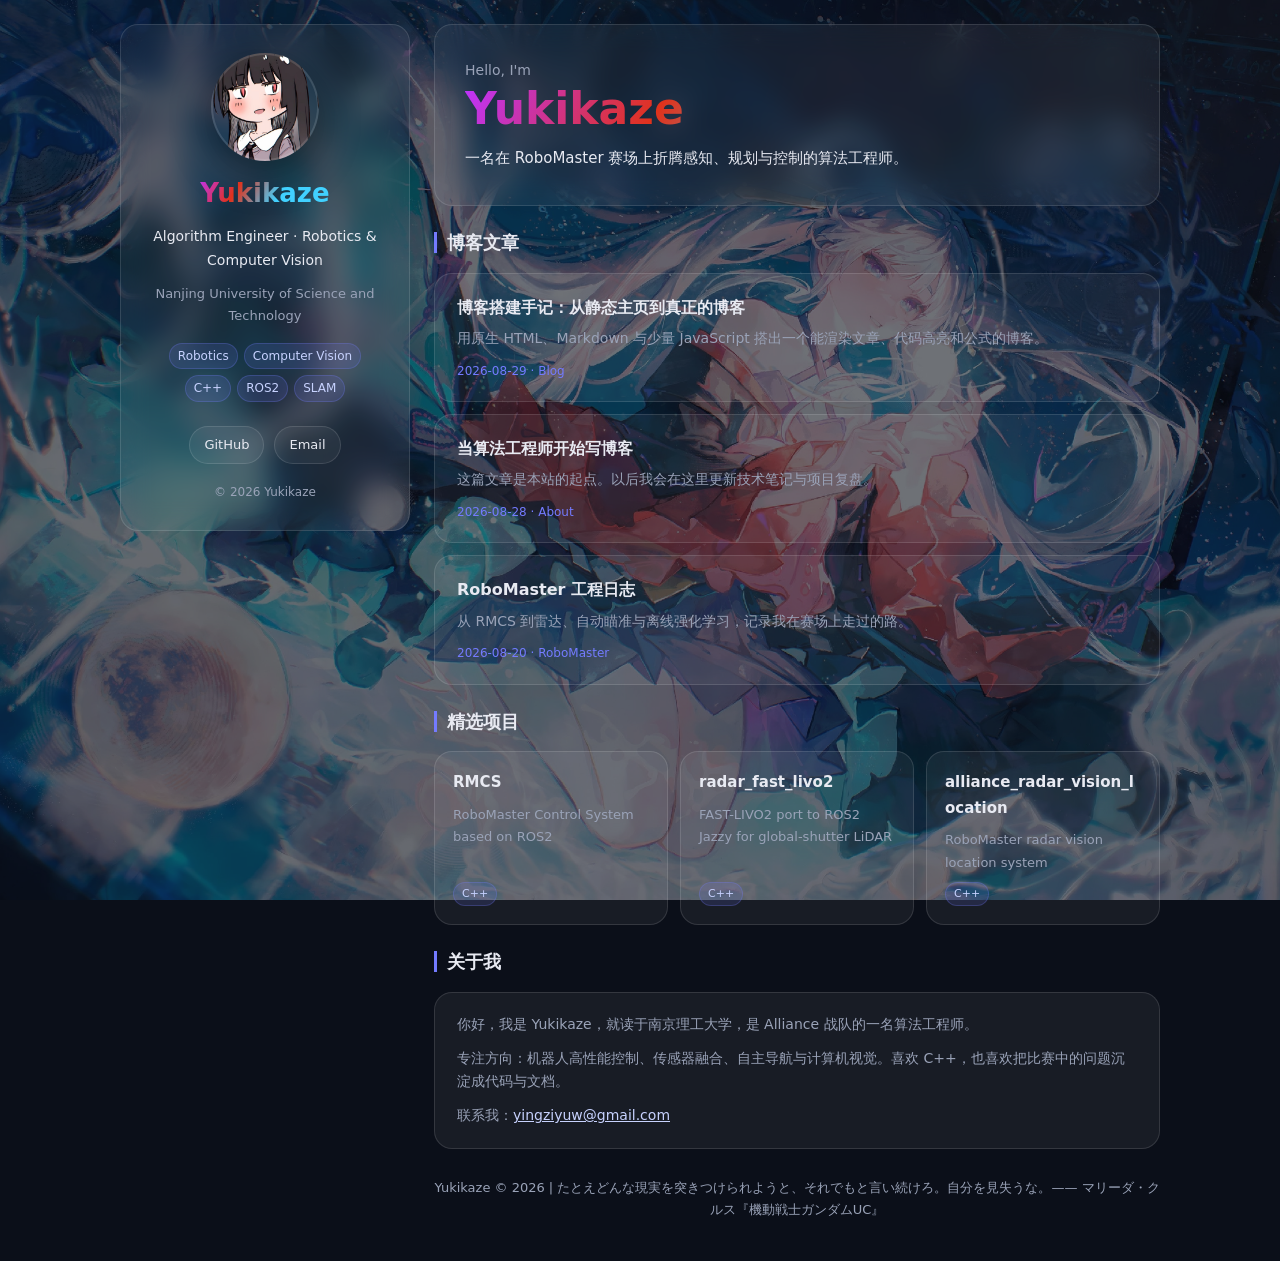
<file: index.html>
<!DOCTYPE html>
<html lang="zh-CN">

<head>
    <meta charset="utf-8">
    <meta name="viewport" content="width=device-width, initial-scale=1.0, viewport-fit=cover">
    <title>Yukikaze 的小站</title>
    <meta name="description" content="Yukikaze 的个人博客：Robotics、Computer Vision、RoboMaster 工程笔记。">
    <link rel="icon" href="./static/img/favicon.ico">
    <link rel="stylesheet" href="./static/vendor/katex/katex.min.css">
    <link rel="stylesheet" href="./static/vendor/github-dark.min.css">
    <link rel="stylesheet" href="./static/css/style.css">
</head>

<body>
    <div class="bg" aria-hidden="true"></div>
    <div class="reading-progress" id="readingProgress" aria-hidden="true"></div>
    <div class="layout">
        <aside class="sidebar">
            <div class="avatar" style="background-image: url('./static/img/logo.png');" aria-label="头像"></div>
            <h1 class="site-name">Yukikaze</h1>
            <p class="site-bio">Algorithm Engineer · Robotics &amp; Computer Vision</p>
            <p class="site-location">Nanjing University of Science and Technology</p>
            <div class="tags">
                <span>Robotics</span><span>Computer Vision</span><span>C++</span><span>ROS2</span><span>SLAM</span>
            </div>
            <div class="socials">
                <a class="social-btn" href="https://github.com/Yukikaze2233" target="_blank" rel="noopener">GitHub</a>
                <a class="social-btn" href="mailto:yingziyuw@gmail.com">Email</a>
            </div>
            <p class="meta">© 2026 Yukikaze</p>
        </aside>

        <main class="main">
            <header class="hero">
                <div>
                    <p class="hero-kicker">Hello, I'm</p>
                    <h2 class="hero-title">Yukikaze</h2>
                </div>
                <p class="hero-desc">一名在 RoboMaster 赛场上折腾感知、规划与控制的算法工程师。</p>
            </header>

            <section class="section">
                <h2 class="section-title"><span>博客文章</span></h2>
                <div class="post-list" id="postList">
                    <div class="post-card">
                        <h3>加载中…</h3>
                        <p>正在读取文章列表。</p>
                    </div>
                </div>
            </section>

            <section class="section">
                <h2 class="section-title"><span>精选项目</span></h2>
                <div class="project-grid">
                    <a class="project-card" href="https://github.com/Yukikaze2233/RMCS" target="_blank" rel="noopener">
                        <h3>RMCS</h3>
                        <p>RoboMaster Control System based on ROS2</p>
                        <span class="lang">C++</span>
                    </a>
                    <a class="project-card" href="https://github.com/Yukikaze2233/radar_fast_livo2" target="_blank" rel="noopener">
                        <h3>radar_fast_livo2</h3>
                        <p>FAST-LIVO2 port to ROS2 Jazzy for global-shutter LiDAR</p>
                        <span class="lang">C++</span>
                    </a>
                    <a class="project-card" href="https://github.com/Yukikaze2233/alliance_radar_vision_location" target="_blank" rel="noopener">
                        <h3>alliance_radar_vision_location</h3>
                        <p>RoboMaster radar vision location system</p>
                        <span class="lang">C++</span>
                    </a>
                </div>
            </section>

            <section class="section">
                <h2 class="section-title"><span>关于我</span></h2>
                <div class="about">
                    <p>你好，我是 Yukikaze，就读于南京理工大学，是 Alliance 战队的一名算法工程师。</p>
                    <p>专注方向：机器人高性能控制、传感器融合、自主导航与计算机视觉。喜欢 C++，也喜欢把比赛中的问题沉淀成代码与文档。</p>
                    <p>联系我：<a href="mailto:yingziyuw@gmail.com">yingziyuw@gmail.com</a></p>
                </div>
            </section>

            <footer class="footer">Yukikaze © 2026 | たとえどんな現実を突きつけられようと、それでもと言い続けろ。自分を見失うな。—— マリーダ・クルス『機動戦士ガンダムUC』</footer>
        </main>
    </div>

    <script src="./static/vendor/markdown-it.min.js"></script>
    <script src="./static/vendor/highlight.min.js"></script>
    <script src="./static/vendor/katex/katex.min.js"></script>
    <script src="./static/vendor/katex/auto-render.min.js"></script>
    <script src="./static/js/script.js"></script>
</body>

</html>
</file>
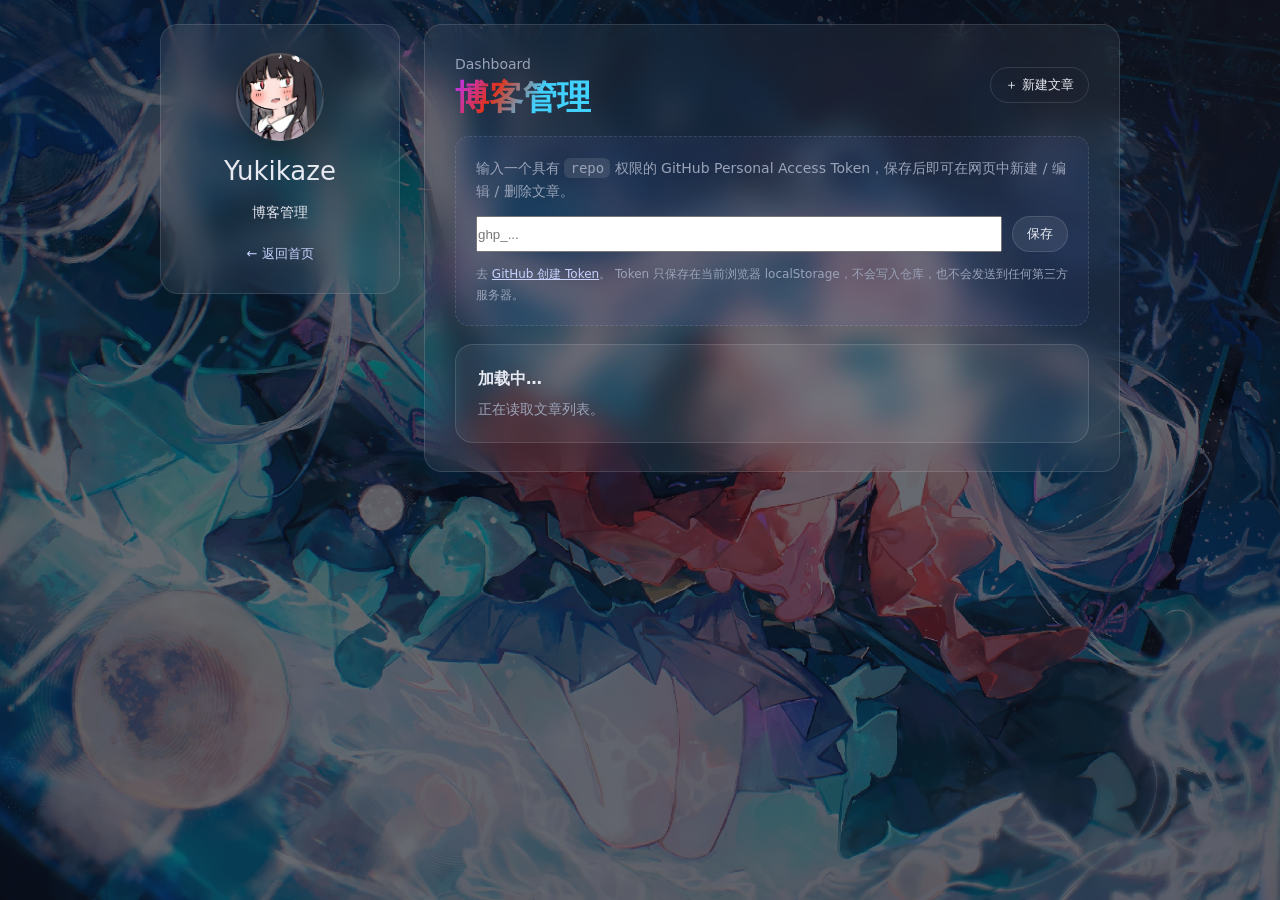
<file: admin.html>
<!DOCTYPE html>
<html lang="zh-CN">

<head>
    <meta charset="utf-8">
    <meta name="viewport" content="width=device-width, initial-scale=1.0, viewport-fit=cover">
    <title>博客管理 · Yukikaze 的小站</title>
    <meta name="robots" content="noindex">
    <link rel="icon" href="./static/img/favicon.ico">
    <link rel="stylesheet" href="./static/vendor/github-dark.min.css">
    <link rel="stylesheet" href="./static/css/style.css">
</head>

<body class="admin-body">
    <div class="bg" aria-hidden="true"></div>

    <div class="admin-wrap">
        <aside class="sidebar sidebar--compact">
            <div class="avatar avatar--small" style="background-image: url('./static/img/logo.png');" aria-label="头像"></div>
            <a class="site-name site-name--link" href="./index.html">Yukikaze</a>
            <p class="site-bio">博客管理</p>
            <a class="back-link" href="./index.html">← 返回首页</a>
        </aside>

        <main class="main">
            <section class="admin-panel">
                <header class="admin-header">
                    <div>
                        <p class="hero-kicker">Dashboard</p>
                        <h2 class="hero-title" style="font-size:34px;">博客管理</h2>
                    </div>
                    <button class="btn btn-ghost" id="btnNew" type="button">＋ 新建文章</button>
                </header>

                <div class="token-box" id="tokenBox">
                    <p class="token-hint">输入一个具有 <code>repo</code> 权限的 GitHub Personal Access Token，保存后即可在网页中新建 / 编辑 / 删除文章。</p>
                    <div class="token-form">
                        <input id="tokenInput" type="password" placeholder="ghp_..." autocomplete="off">
                        <button class="btn" id="btnSaveToken" type="button">保存</button>
                    </div>
                    <p class="token-help">
                        去 <a href="https://github.com/settings/tokens/new?scopes=repo&description=yukikaze-blog-admin" target="_blank" rel="noopener">GitHub 创建 Token</a>。
                        Token 只保存在当前浏览器 localStorage，不会写入仓库，也不会发送到任何第三方服务器。
                    </p>
                </div>

                <div id="editorBox" hidden>
                    <div class="editor-toolbar">
                        <span class="editor-status" id="editorStatus">新建文章</span>
                        <div class="toolbar-actions">
                            <button class="btn btn-ghost" id="btnCancel" type="button">取消</button>
                            <button class="btn" id="btnSave" type="button">保存文章</button>
                        </div>
                    </div>

                    <input class="field" id="fieldSlug" type="text" placeholder="slug（英文文件名，例如 my-first-post）" autocomplete="off">
                    <input class="field" id="fieldTitle" type="text" placeholder="文章标题" autocomplete="off">
                    <div class="field-row">
                        <input class="field" id="fieldDate" type="date">
                        <input class="field" id="fieldTags" type="text" placeholder="标签，用英文逗号分隔：RoboMaster, C++">
                    </div>
                    <textarea class="field field-excerpt" id="fieldExcerpt" rows="2" placeholder="一句话摘要（会显示在首页列表）"></textarea>
                    <textarea class="editor" id="editor" spellcheck="false" placeholder="在这里写 Markdown…"></textarea>
                    <div class="preview-box">
                        <div class="preview-title">预览</div>
                        <div class="post-body preview-body" id="preview"></div>
                    </div>
                </div>

                <div class="post-list" id="adminList">
                    <div class="post-card"><h3>加载中…</h3><p>正在读取文章列表。</p></div>
                </div>
            </section>

            <div class="toast" id="toast" hidden></div>
        </main>
    </div>

    <script src="./static/vendor/marked.min.js"></script>
    <script src="./static/vendor/highlight.min.js"></script>
    <script src="./static/vendor/katex/katex.min.js"></script>
    <script src="./static/vendor/katex/auto-render.min.js"></script>
    <script src="./static/js/script.js"></script>
</body>

</html>
</file>
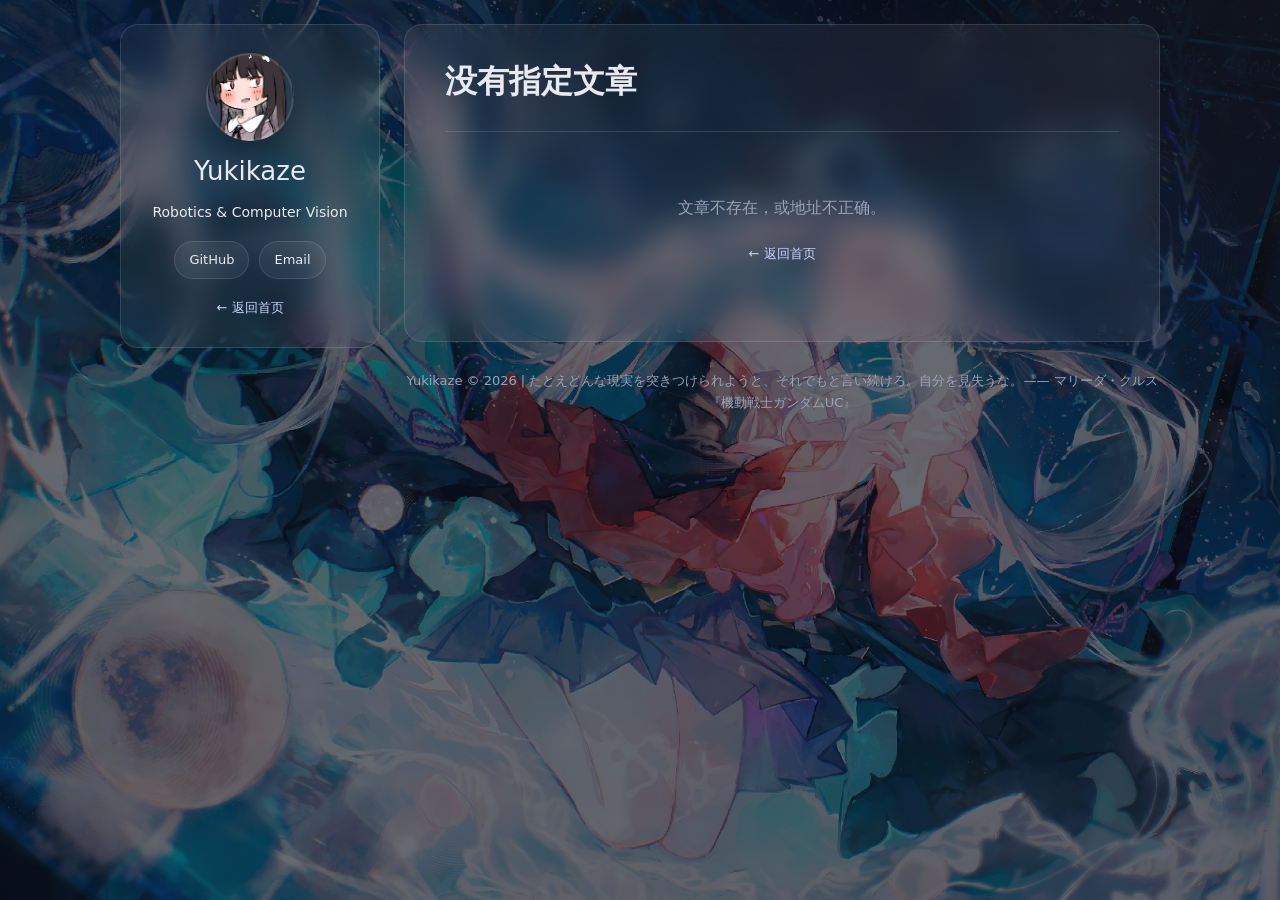
<file: post.html>
<!DOCTYPE html>
<html lang="zh-CN">

<head>
    <meta charset="utf-8">
    <meta name="viewport" content="width=device-width, initial-scale=1.0, viewport-fit=cover">
    <title>文章 · Yukikaze 的小站</title>
    <meta name="description" content="Yukikaze 的博客文章。">
    <link rel="icon" href="./static/img/favicon.ico">
    <link rel="stylesheet" href="./static/vendor/katex/katex.min.css">
    <link rel="stylesheet" href="./static/vendor/github-dark.min.css">
    <link rel="stylesheet" href="./static/css/style.css">
</head>

<body>
    <div class="bg" aria-hidden="true"></div>
    <div class="reading-progress" id="readingProgress" aria-hidden="true"></div>
    <div class="layout layout--post">
        <aside class="sidebar sidebar--compact">
            <div class="avatar avatar--small" style="background-image: url('./static/img/logo.png');" aria-label="头像"></div>
            <a class="site-name site-name--link" href="./index.html">Yukikaze</a>
            <p class="site-bio">Robotics &amp; Computer Vision</p>
            <div class="socials">
                <a class="social-btn" href="https://github.com/Yukikaze2233" target="_blank" rel="noopener">GitHub</a>
                <a class="social-btn" href="mailto:yingziyuw@gmail.com">Email</a>
            </div>
            <a class="back-link" href="./index.html">← 返回首页</a>
        </aside>

        <main class="main post-main">
            <article class="post" id="post">
                <header class="post-header">
                    <h2 class="post-title" id="postTitle">加载中…</h2>
                    <div class="post-meta-line" id="postMeta"></div>
                </header>
                <div class="post-body" id="postBody">正在加载文章…</div>
                <div class="post-notfound" id="postNotFound" hidden>
                    <p>文章不存在，或地址不正确。</p>
                    <a class="back-link" href="./index.html">← 返回首页</a>
                </div>
            </article>
            <footer class="footer">Yukikaze © 2026 | たとえどんな現実を突きつけられようと、それでもと言い続けろ。自分を見失うな。—— マリーダ・クルス『機動戦士ガンダムUC』</footer>
        </main>
    </div>

    <script src="./static/vendor/markdown-it.min.js"></script>
    <script src="./static/vendor/highlight.min.js"></script>
    <script src="./static/vendor/katex/katex.min.js"></script>
    <script src="./static/vendor/katex/auto-render.min.js"></script>
    <script src="./static/js/script.js"></script>
</body>

</html>
</file>
<file: static/css/style.css>
:root {
    --bg: #0b0f19;
    --panel: rgba(255, 255, 255, 0.055);
    --panel-hover: rgba(255, 255, 255, 0.09);
    --border: rgba(255, 255, 255, 0.12);
    --text: #e8eaf2;
    --muted: #9aa3b8;
    --purple: #747bff;
    --accent: linear-gradient(120deg, #bd34fe, #e0321b 30%, #41d1ff 60%);
    --radius: 18px;
    --maxw: 1080px;
    --reading-bar: linear-gradient(120deg, #bd34fe, #e0321b 30%, #41d1ff 60%);
}

* {
    margin: 0;
    padding: 0;
    box-sizing: border-box;
}

html {
    scroll-behavior: smooth;
}

body {
    min-height: 100vh;
    font-family: "Segoe UI", "PingFang SC", "Microsoft YaHei", system-ui, sans-serif;
    color: var(--text);
    background: var(--bg);
    line-height: 1.7;
}

.reading-progress {
    position: fixed;
    top: 0;
    left: 0;
    height: 3px;
    width: 0;
    background: var(--reading-bar);
    z-index: 100;
}

.bg {
    position: fixed;
    inset: 0;
    z-index: -2;
    background: url("../img/background.jpg") center/cover no-repeat fixed;
}

.bg::after {
    content: "";
    position: absolute;
    inset: 0;
    background: rgba(11, 15, 25, 0.62);
}

.layout {
    max-width: var(--maxw);
    margin: 0 auto;
    display: grid;
    grid-template-columns: 290px 1fr;
    gap: 24px;
    padding: 24px 20px 40px;
}

/* Sidebar */
.sidebar {
    position: sticky;
    top: 24px;
    height: max-content;
    background: var(--panel);
    border: 1px solid var(--border);
    border-radius: var(--radius);
    padding: 28px 24px;
    backdrop-filter: blur(14px);
    display: flex;
    flex-direction: column;
    align-items: center;
    text-align: center;
    gap: 10px;
}

.avatar {
    width: 108px;
    height: 108px;
    border-radius: 50%;
    background-size: cover;
    background-position: center;
    border: 2px solid var(--border);
    box-shadow: 0 12px 40px rgba(0, 0, 0, 0.45);
}

.site-name {
    font-size: 26px;
    background: var(--accent);
    -webkit-background-clip: text;
    background-clip: text;
    color: transparent;
}

.site-bio {
    font-size: 14px;
    color: var(--text);
}

.site-location {
    font-size: 13px;
    color: var(--muted);
}

.tags {
    display: flex;
    flex-wrap: wrap;
    justify-content: center;
    gap: 6px;
    margin: 6px 0;
}

.tags span {
    font-size: 12px;
    color: #c7d2fe;
    background: rgba(116, 123, 255, 0.14);
    border: 1px solid rgba(116, 123, 255, 0.25);
    padding: 2px 8px;
    border-radius: 999px;
}

.socials {
    display: flex;
    gap: 10px;
    margin-top: 8px;
}

.social-btn {
    padding: 7px 14px;
    font-size: 13px;
    border-radius: 999px;
    border: 1px solid var(--border);
    background: rgba(255, 255, 255, 0.05);
    color: var(--text);
    text-decoration: none;
    transition: background 0.2s ease, border-color 0.2s ease;
}

.social-btn:hover {
    background: var(--panel-hover);
    border-color: var(--purple);
}

.meta {
    margin-top: 8px;
    font-size: 12px;
    color: var(--muted);
}

/* Main */
.main {
    display: flex;
    flex-direction: column;
    gap: 22px;
}

.hero {
    padding: 34px 30px;
    background: var(--panel);
    border: 1px solid var(--border);
    border-radius: var(--radius);
    backdrop-filter: blur(14px);
}

.hero-kicker {
    color: var(--muted);
    font-size: 14px;
}

.hero-title {
    font-size: 44px;
    line-height: 1.2;
    background: var(--accent);
    -webkit-background-clip: text;
    background-clip: text;
    color: transparent;
}

.hero-desc {
    margin-top: 10px;
    color: var(--text);
    font-size: 15px;
}

.section {
    display: flex;
    flex-direction: column;
    gap: 14px;
}

.section-title {
    font-size: 18px;
    color: var(--text);
}

.section-title span {
    padding-left: 10px;
    border-left: 3px solid var(--purple);
}

.post-list {
    display: flex;
    flex-direction: column;
    gap: 12px;
}

.post-card {
    display: block;
    padding: 20px 22px;
    background: var(--panel);
    border: 1px solid var(--border);
    border-radius: var(--radius);
    color: inherit;
    text-decoration: none;
    transition: background 0.2s ease, border-color 0.2s ease, transform 0.2s ease;
}

.post-card:hover {
    background: var(--panel-hover);
    border-color: var(--purple);
    transform: translateY(-2px);
}

.post-card h3 {
    font-size: 16px;
    margin-bottom: 6px;
}

.post-card p {
    font-size: 14px;
    color: var(--muted);
}

.post-meta {
    display: flex;
    gap: 12px;
    margin-top: 10px;
    font-size: 12px;
    color: var(--purple);
}

.project-grid {
    display: grid;
    grid-template-columns: repeat(3, minmax(0, 1fr));
    gap: 12px;
}

.project-card {
    display: flex;
    flex-direction: column;
    gap: 8px;
    min-height: 128px;
    padding: 18px;
    border-radius: var(--radius);
    border: 1px solid var(--border);
    background: var(--panel);
    color: inherit;
    text-decoration: none;
    transition: background 0.2s ease, transform 0.2s ease, border-color 0.2s ease;
}

.project-card:hover {
    background: var(--panel-hover);
    border-color: var(--purple);
    transform: translateY(-2px);
}

.project-card h3 {
    font-size: 15px;
    word-break: break-word;
}

.project-card p {
    font-size: 13px;
    color: var(--muted);
    flex: 1;
}

.lang {
    align-self: flex-start;
    font-size: 11px;
    color: #c7d2fe;
    background: rgba(116, 123, 255, 0.14);
    border: 1px solid rgba(116, 123, 255, 0.25);
    padding: 2px 8px;
    border-radius: 999px;
}

.about {
    padding: 20px 22px;
    background: var(--panel);
    border: 1px solid var(--border);
    border-radius: var(--radius);
    font-size: 14px;
    display: flex;
    flex-direction: column;
    gap: 10px;
    color: var(--muted);
}

.about a {
    color: #c7d2fe;
}

.footer {
    text-align: center;
    font-size: 13px;
    color: var(--muted);
    padding-top: 6px;
}

/* 文章页 */
.layout--post {
    grid-template-columns: 260px minmax(0, 1fr);
}

.sidebar--compact {
    gap: 8px;
}

.avatar--small {
    width: 88px;
    height: 88px;
}

.site-name--link {
    color: var(--text);
    background: none;
    -webkit-background-clip: unset;
    background-clip: unset;
    text-decoration: none;
}

.back-link {
    color: #c7d2fe;
    text-decoration: none;
    font-size: 13px;
    margin-top: 10px;
}

.back-link:hover {
    text-decoration: underline;
}

.post {
    padding: 36px 40px;
    background: var(--panel);
    border: 1px solid var(--border);
    border-radius: var(--radius);
    backdrop-filter: blur(14px);
}

.post-header {
    margin-bottom: 22px;
    padding-bottom: 18px;
    border-bottom: 1px solid var(--border);
}

.post-title {
    font-size: 32px;
    line-height: 1.3;
}

.post-meta-line {
    margin-top: 10px;
    font-size: 13px;
    color: var(--muted);
    display: flex;
    flex-wrap: wrap;
    gap: 12px;
}

.post-meta-line span {
    color: var(--purple);
}

.post-notfound {
    text-align: center;
    padding: 40px 0;
    color: var(--muted);
    display: flex;
    flex-direction: column;
    gap: 12px;
    align-items: center;
}

.post-body {
    font-size: 16px;
    line-height: 1.85;
    word-break: break-word;
}

.post-body h1,
.post-body h2,
.post-body h3,
.post-body h4 {
    margin: 1.4em 0 0.6em;
    line-height: 1.4;
}

.post-body h1 {
    font-size: 26px;
}

.post-body h2 {
    font-size: 22px;
    padding-bottom: 6px;
    border-bottom: 1px solid var(--border);
}

.post-body h3 {
    font-size: 18px;
}

.post-body p {
    margin: 0.9em 0;
}

.post-body a {
    color: #c7d2fe;
}

.post-body ul,
.post-body ol {
    margin: 0.8em 0;
    padding-left: 1.6em;
}

.post-body li {
    margin: 0.3em 0;
}

.post-body blockquote {
    margin: 1em 0;
    padding: 8px 16px;
    border-left: 3px solid var(--purple);
    background: rgba(116, 123, 255, 0.08);
    color: var(--muted);
}

.post-body code {
    font-family: "JetBrains Mono", "Fira Code", Consolas, monospace;
    font-size: 0.9em;
    background: rgba(255, 255, 255, 0.1);
    padding: 2px 6px;
    border-radius: 6px;
}

.post-body pre {
    margin: 1.1em 0;
    padding: 16px;
    border-radius: 12px;
    overflow: auto;
    border: 1px solid var(--border);
}

.post-body pre code {
    background: none;
    padding: 0;
    font-size: 14px;
    line-height: 1.6;
}

.post-body table {
    width: 100%;
    border-collapse: collapse;
    margin: 1em 0;
    font-size: 14px;
}

.post-body th,
.post-body td {
    border: 1px solid var(--border);
    padding: 8px 10px;
    text-align: left;
}

.post-body th {
    background: rgba(255, 255, 255, 0.06);
}

.post-body hr {
    border: none;
    border-top: 1px solid var(--border);
    margin: 1.6em 0;
}

.post-body img {
    max-width: 100%;
    border-radius: 12px;
}

.post-body .katex-display {
    overflow-x: auto;
    overflow-y: hidden;
    padding: 4px 0;
}

/* 管理后台 */
.admin-wrap {
    max-width: 1000px;
    margin: 0 auto;
    display: grid;
    grid-template-columns: 240px minmax(0, 1fr);
    gap: 24px;
    padding: 24px 20px 40px;
}

.admin-panel {
    display: flex;
    flex-direction: column;
    gap: 18px;
    padding: 28px 30px;
    background: var(--panel);
    border: 1px solid var(--border);
    border-radius: var(--radius);
    backdrop-filter: blur(14px);
}

.admin-header {
    display: flex;
    justify-content: space-between;
    align-items: center;
    gap: 12px;
    flex-wrap: wrap;
}

.btn {
    border: 1px solid var(--border);
    background: rgba(255, 255, 255, 0.08);
    color: var(--text);
    padding: 8px 14px;
    border-radius: 999px;
    cursor: pointer;
    font-size: 13px;
    transition: background 0.2s ease, border-color 0.2s ease;
}

.btn:hover {
    background: var(--panel-hover);
    border-color: var(--purple);
}

.btn-ghost {
    background: transparent;
}

.btn-danger {
    color: #ff8a8a;
}

.btn-danger:hover {
    border-color: #ff8a8a;
    background: rgba(255, 138, 138, 0.1);
}

.token-box {
    padding: 20px;
    border: 1px dashed var(--border);
    border-radius: 14px;
    background: rgba(116, 123, 255, 0.06);
    display: flex;
    flex-direction: column;
    gap: 12px;
}

.token-hint {
    font-size: 14px;
    color: var(--muted);
}

.token-hint code {
    background: rgba(255, 255, 255, 0.1);
    padding: 2px 6px;
    border-radius: 6px;
}

.token-form {
    display: flex;
    gap: 10px;
}

.token-form input {
    flex: 1;
}

.token-help {
    font-size: 12px;
    color: var(--muted);
}

.token-help a {
    color: #c7d2fe;
}

.editor-toolbar {
    display: flex;
    justify-content: space-between;
    align-items: center;
    gap: 12px;
    flex-wrap: wrap;
}

.editor-status {
    font-size: 13px;
    color: var(--purple);
}

.toolbar-actions {
    display: flex;
    gap: 8px;
}

.field {
    width: 100%;
    padding: 10px 12px;
    border-radius: 10px;
    border: 1px solid var(--border);
    background: rgba(0, 0, 0, 0.25);
    color: var(--text);
    font-size: 14px;
    font-family: inherit;
}

.field:focus {
    outline: none;
    border-color: var(--purple);
}

.field-row {
    display: grid;
    grid-template-columns: 180px 1fr;
    gap: 10px;
}

.field-excerpt {
    resize: vertical;
}

.editor {
    width: 100%;
    min-height: 340px;
    padding: 14px;
    border-radius: 12px;
    border: 1px solid var(--border);
    background: rgba(0, 0, 0, 0.3);
    color: var(--text);
    font-family: "JetBrains Mono", "Fira Code", Consolas, monospace;
    font-size: 13px;
    line-height: 1.7;
    resize: vertical;
    tab-size: 4;
}

.editor:focus {
    outline: none;
    border-color: var(--purple);
}

.preview-box {
    border: 1px solid var(--border);
    border-radius: 12px;
    background: rgba(0, 0, 0, 0.18);
    overflow: hidden;
}

.preview-title {
    padding: 8px 12px;
    font-size: 12px;
    color: var(--muted);
    border-bottom: 1px solid var(--border);
}

.preview-body {
    padding: 16px 18px;
}

.admin-post-card {
    display: flex;
    flex-direction: column;
    gap: 8px;
}

.admin-actions {
    display: flex;
    gap: 8px;
    margin-top: 6px;
}

.toast {
    position: fixed;
    left: 50%;
    bottom: 32px;
    transform: translateX(-50%);
    padding: 10px 18px;
    border-radius: 999px;
    background: rgba(30, 34, 48, 0.95);
    border: 1px solid var(--border);
    color: var(--text);
    font-size: 13px;
    z-index: 200;
}

@media (max-width: 900px) {
    .admin-wrap {
        grid-template-columns: 1fr;
    }

    .field-row {
        grid-template-columns: 1fr;
    }
}

/* Responsive */
@media (max-width: 900px) {
    .layout {
        grid-template-columns: 1fr;
    }

    .sidebar {
        position: static;
    }

    .project-grid {
        grid-template-columns: repeat(2, minmax(0, 1fr));
    }
}

@media (max-width: 560px) {
    .layout {
        padding: 14px 12px 32px;
    }

    .hero {
        padding: 24px 20px;
    }

    .hero-title {
        font-size: 34px;
    }

    .project-grid {
        grid-template-columns: 1fr;
    }
}
</file>
<file: static/vendor/github-dark.min.css>
pre code.hljs{display:block;overflow-x:auto;padding:1em}code.hljs{padding:3px 5px}/*!
  Theme: GitHub Dark
  Description: Dark theme as seen on github.com
  Author: github.com
  Maintainer: @Hirse
  Updated: 2021-05-15

  Outdated base version: https://github.com/primer/github-syntax-dark
  Current colors taken from GitHub's CSS
*/.hljs{color:#c9d1d9;background:#0d1117}.hljs-doctag,.hljs-keyword,.hljs-meta .hljs-keyword,.hljs-template-tag,.hljs-template-variable,.hljs-type,.hljs-variable.language_{color:#ff7b72}.hljs-title,.hljs-title.class_,.hljs-title.class_.inherited__,.hljs-title.function_{color:#d2a8ff}.hljs-attr,.hljs-attribute,.hljs-literal,.hljs-meta,.hljs-number,.hljs-operator,.hljs-selector-attr,.hljs-selector-class,.hljs-selector-id,.hljs-variable{color:#79c0ff}.hljs-meta .hljs-string,.hljs-regexp,.hljs-string{color:#a5d6ff}.hljs-built_in,.hljs-symbol{color:#ffa657}.hljs-code,.hljs-comment,.hljs-formula{color:#8b949e}.hljs-name,.hljs-quote,.hljs-selector-pseudo,.hljs-selector-tag{color:#7ee787}.hljs-subst{color:#c9d1d9}.hljs-section{color:#1f6feb;font-weight:700}.hljs-bullet{color:#f2cc60}.hljs-emphasis{color:#c9d1d9;font-style:italic}.hljs-strong{color:#c9d1d9;font-weight:700}.hljs-addition{color:#aff5b4;background-color:#033a16}.hljs-deletion{color:#ffdcd7;background-color:#67060c}
</file>
